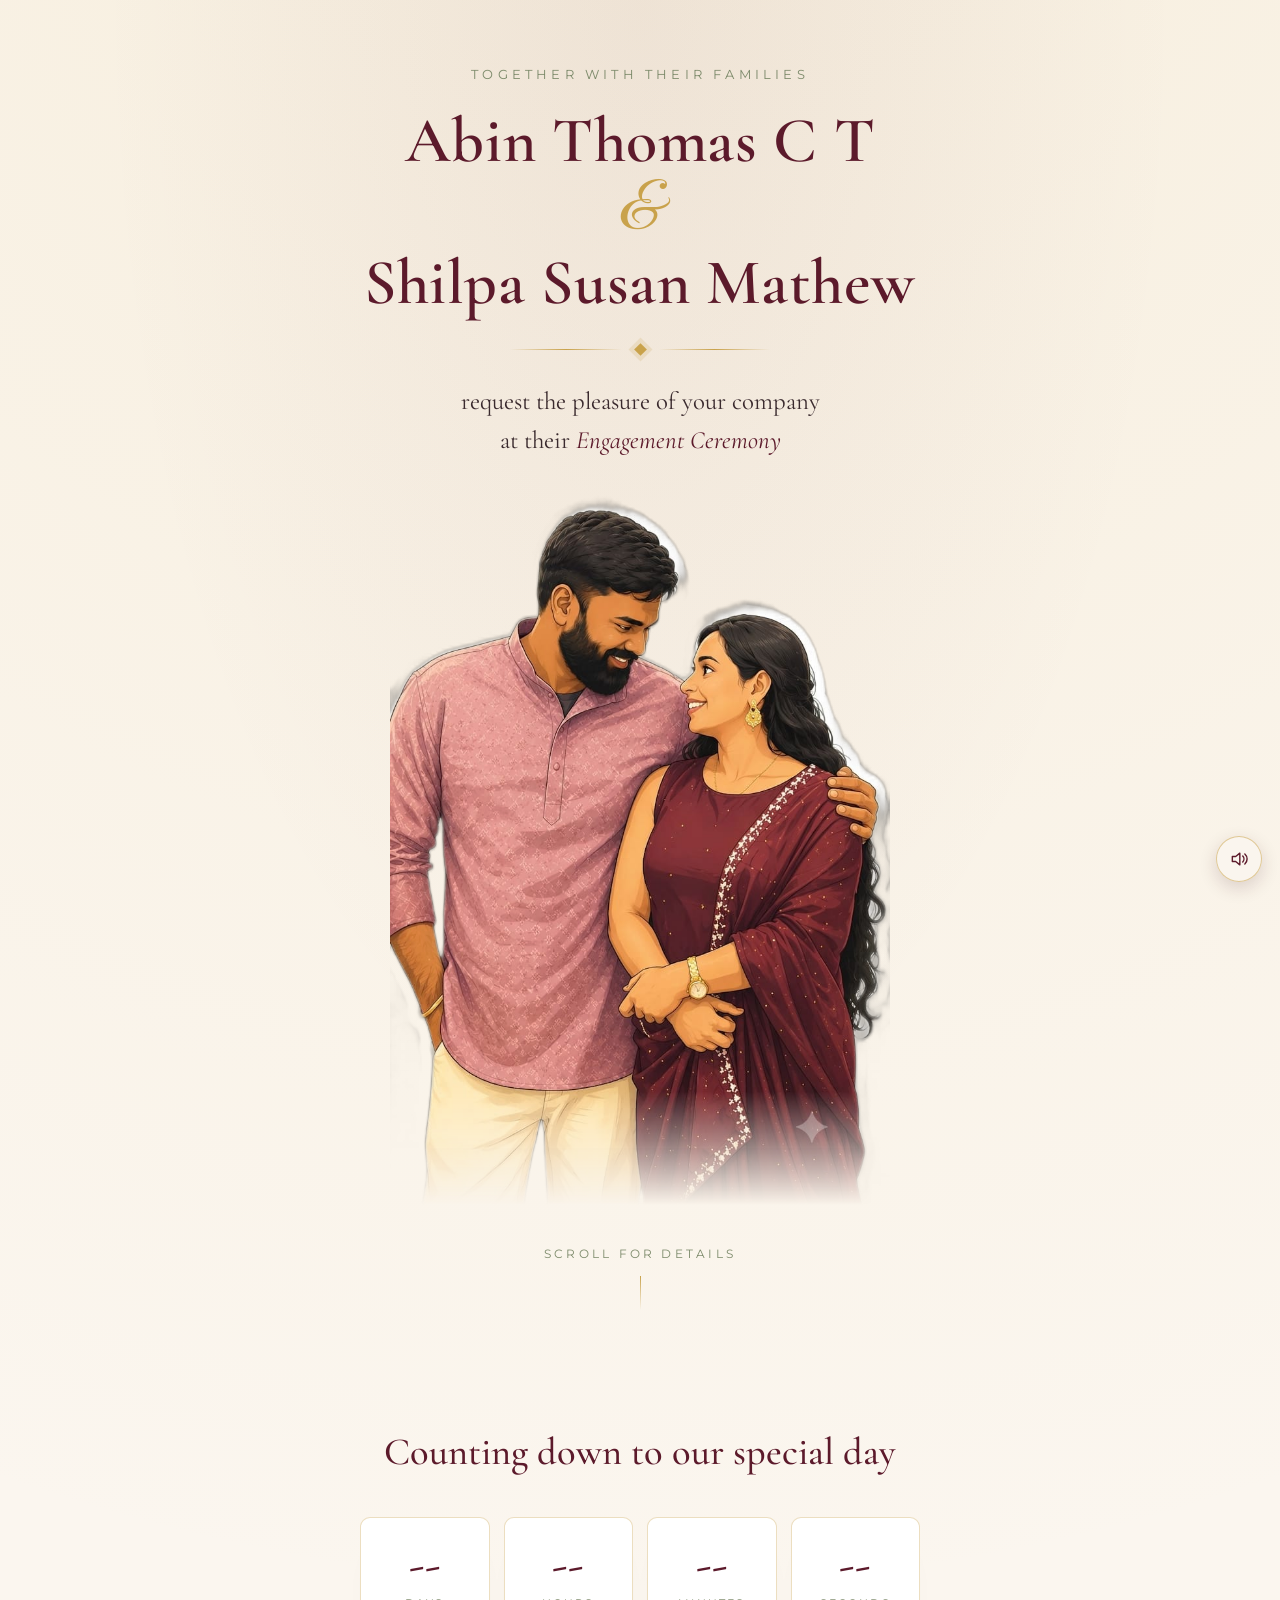
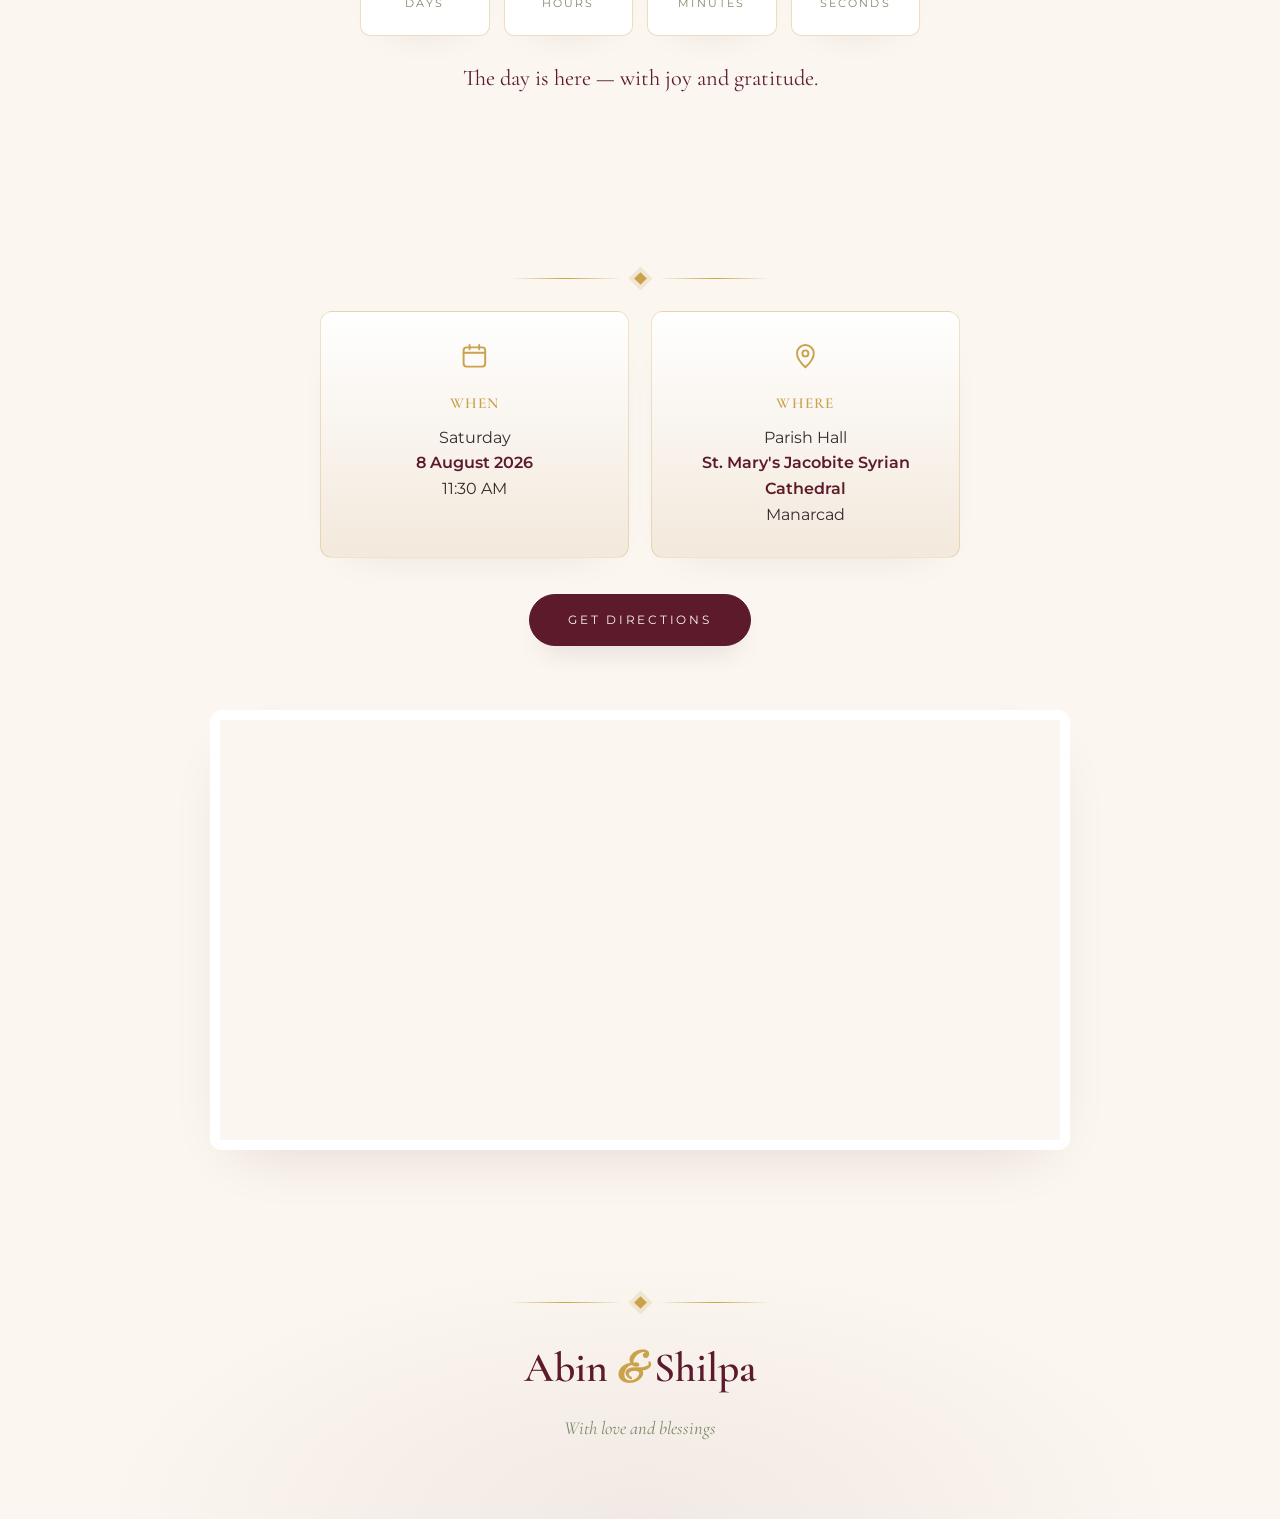
<file: index.html>
<!DOCTYPE html>
<html lang="en">
<head>
  <meta charset="UTF-8" />
  <meta name="viewport" content="width=device-width, initial-scale=1.0" />
  <title>Abin &amp; Shilpa &middot; Engagement</title>
  <meta name="description" content="With love and blessings, Abin Thomas C T and Shilpa Susan Mathew invite you to their engagement ceremony on 8 August 2026 at St. Mary's Jacobite Syrian Cathedral, Manarcad." />

  <link rel="preconnect" href="https://fonts.googleapis.com" />
  <link rel="preconnect" href="https://fonts.gstatic.com" crossorigin />
  <link href="https://fonts.googleapis.com/css2?family=Cormorant+Garamond:ital,wght@0,400;0,500;0,600;1,400&family=Montserrat:wght@300;400;500&family=Great+Vibes&display=swap" rel="stylesheet" />

  <link rel="stylesheet" href="styles.css" />
</head>
<body>

  <!-- Decorative floating hearts -->
  <div class="petals" aria-hidden="true"></div>

  <!-- Soft background music -->
  <!-- <audio id="bg-music" src="music.wav" loop preload="auto" autoplay></audio> -->
  <button id="music-toggle" class="music-toggle is-playing" type="button"
          aria-label="Toggle background music" aria-pressed="true">
    <svg class="music-toggle__on" viewBox="0 0 24 24" width="20" height="20" fill="none"
         stroke="currentColor" stroke-width="1.7" stroke-linecap="round" stroke-linejoin="round" aria-hidden="true">
      <path d="M4 9v6h4l5 4V5L8 9H4Z"></path>
      <path d="M16.5 8.5a5 5 0 0 1 0 7"></path>
      <path d="M19 6a8 8 0 0 1 0 12"></path>
    </svg>
    <svg class="music-toggle__off" viewBox="0 0 24 24" width="20" height="20" fill="none"
         stroke="currentColor" stroke-width="1.7" stroke-linecap="round" stroke-linejoin="round" aria-hidden="true">
      <path d="M4 9v6h4l5 4V5L8 9H4Z"></path>
      <line x1="16" y1="9" x2="21" y2="14"></line>
      <line x1="21" y1="9" x2="16" y2="14"></line>
    </svg>
  </button>

  <!-- ===== Hero ===== -->
  <header class="hero">
    <div class="hero__inner reveal">
      <p class="hero__eyebrow">Together with their families</p>

      <div class="names">
        <h1 class="names__name">Abin&nbsp;Thomas&nbsp;C&nbsp;T</h1>
        <span class="names__amp">&amp;</span>
        <h1 class="names__name">Shilpa&nbsp;Susan&nbsp;Mathew</h1>
      </div>

      <div class="divider" aria-hidden="true">
        <span class="divider__line"></span>
        <span class="divider__diamond"></span>
        <span class="divider__line"></span>
      </div>

      <p class="hero__subtitle">request the pleasure of your company<br />at their <em>Engagement&nbsp;Ceremony</em></p>

      <figure class="hero__photo">
        <img src="couple-hero.png" alt="Illustration of Abin and Shilpa together" loading="eager" />
      </figure>

      <p class="hero__scroll" aria-hidden="true">Scroll for details</p>
    </div>
  </header>

  <main>
    <!-- ===== Countdown ===== -->
    <section class="section countdown reveal" aria-label="Countdown to the celebration">
      <h2 class="section__title">Counting down to our special day</h2>
      <div class="countdown__grid" id="countdown">
        <div class="countdown__unit"><span class="countdown__num" data-days>--</span><span class="countdown__label">Days</span></div>
        <div class="countdown__unit"><span class="countdown__num" data-hours>--</span><span class="countdown__label">Hours</span></div>
        <div class="countdown__unit"><span class="countdown__num" data-minutes>--</span><span class="countdown__label">Minutes</span></div>
        <div class="countdown__unit"><span class="countdown__num" data-seconds>--</span><span class="countdown__label">Seconds</span></div>
      </div>
      <p class="countdown__done" id="countdown-done" hidden>The day is here &mdash; with joy and gratitude.</p>
    </section>

    <!-- ===== Event details ===== -->
    <section class="section details reveal" aria-label="Event details">
      <div class="divider" aria-hidden="true">
        <span class="divider__line"></span>
        <span class="divider__diamond"></span>
        <span class="divider__line"></span>
      </div>

      <div class="details__grid">
        <div class="details__item">
          <span class="details__icon" aria-hidden="true">
            <svg viewBox="0 0 24 24" width="1em" height="1em" fill="none" stroke="currentColor" stroke-width="1.6" stroke-linecap="round" stroke-linejoin="round" role="img">
              <rect x="3" y="4.5" width="18" height="16" rx="2.5"></rect>
              <line x1="3" y1="9" x2="21" y2="9"></line>
              <line x1="8" y1="2.5" x2="8" y2="6"></line>
              <line x1="16" y1="2.5" x2="16" y2="6"></line>
            </svg>
          </span>
          <h3 class="details__heading">When</h3>
          <p class="details__text">Saturday<br /><strong>8 August 2026</strong><br />11:30 AM</p>
        </div>
        <div class="details__item">
          <span class="details__icon" aria-hidden="true">
            <svg viewBox="0 0 24 24" width="1em" height="1em" fill="none" stroke="currentColor" stroke-width="1.6" stroke-linecap="round" stroke-linejoin="round" role="img">
              <path d="M12 21s7-6.5 7-11.5a7 7 0 1 0-14 0C5 14.5 12 21 12 21Z"></path>
              <circle cx="12" cy="9.5" r="2.5"></circle>
            </svg>
          </span>
          <h3 class="details__heading">Where</h3>
          <p class="details__text">Parish Hall<br /><strong>St. Mary's Jacobite Syrian Cathedral</strong><br />Manarcad</p>
        </div>
      </div>

      <a class="btn" href="https://share.google/SZA6mQqRocDUuoI32" target="_blank" rel="noopener">Get Directions</a>
    </section>

    <!-- ===== Map ===== -->
    <section class="section map reveal" aria-label="Venue location map">
      <div class="map__frame">
        <iframe
          title="Map to St. Mary's Jacobite Syrian Cathedral, Manarcad"
          src="https://www.google.com/maps?q=St+Marys+Jacobite+Syrian+Cathedral+Manarcad&output=embed"
          loading="lazy"
          referrerpolicy="no-referrer-when-downgrade"
          allowfullscreen></iframe>
      </div>
    </section>

    <!-- ===== Gallery ===== -->
    <!-- <section class="section gallery reveal" aria-label="Photo gallery">
      <h2 class="section__title">Our moments</h2>
      <div class="gallery__grid">
        <figure class="gallery__item"><img src="photo2.jpeg" alt="Illustrated portrait of the couple" loading="lazy" /></figure>
        <figure class="gallery__item"><img src="photo4.jpeg" alt="Watercolour portrait of the couple" loading="lazy" /></figure>
        <figure class="gallery__item"><img src="photo3.jpeg" alt="Candid photo of the couple" loading="lazy" /></figure>
      </div>
    </section> -->
  </main>

  <!-- ===== Footer ===== -->
  <footer class="footer reveal">
    <div class="divider" aria-hidden="true">
      <span class="divider__line"></span>
      <span class="divider__diamond"></span>
      <span class="divider__line"></span>
    </div>
    <p class="footer__names">Abin <span>&amp;</span> Shilpa</p>
    <p class="footer__msg">With love and blessings</p>
    <!-- <p class="footer__date">8 &middot; 8 &middot; 2026</p> -->
  </footer>

  <script src="script.js"></script>
</body>
</html>
</file>
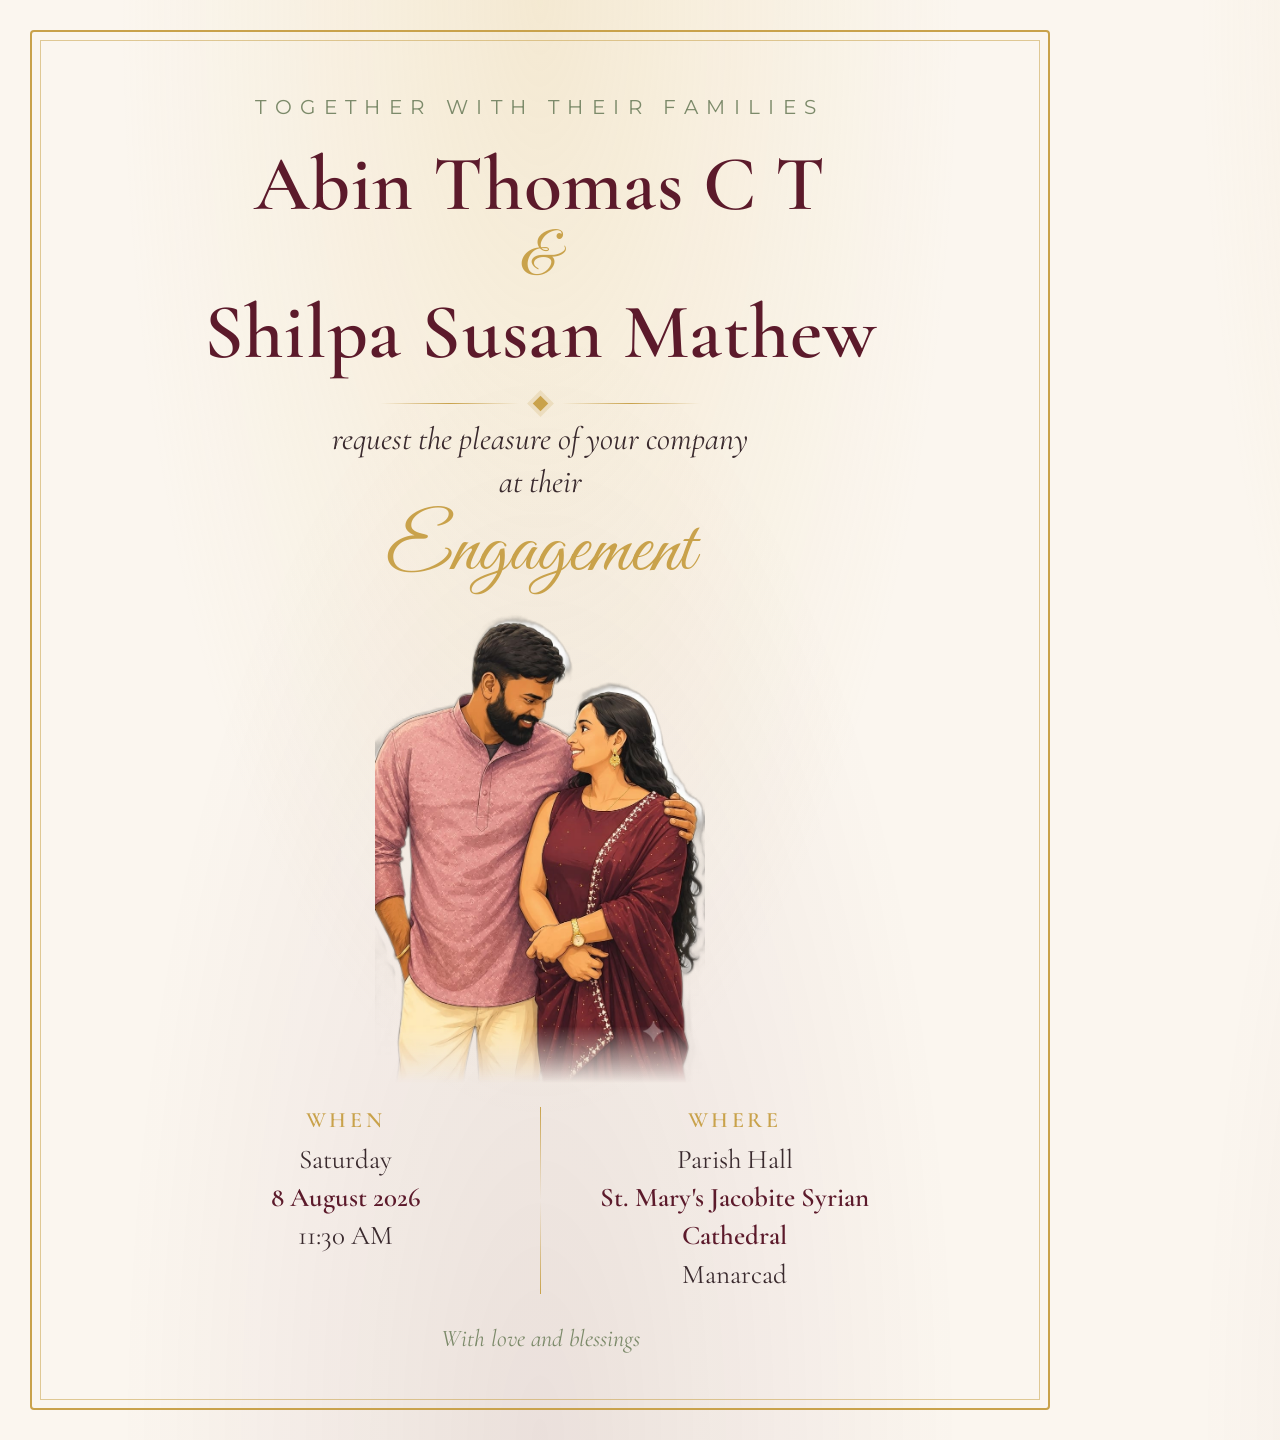
<file: invite-card.html>
<!DOCTYPE html>
<html lang="en">
<head>
<meta charset="UTF-8" />
<link rel="preconnect" href="https://fonts.googleapis.com" />
<link rel="preconnect" href="https://fonts.gstatic.com" crossorigin />
<link href="https://fonts.googleapis.com/css2?family=Cormorant+Garamond:ital,wght@0,400;0,500;0,600;1,400;1,500&family=Montserrat:wght@300;400;500;600&family=Great+Vibes&display=swap" rel="stylesheet" />
<style>
  :root {
    --wine: #5c1a2b;
    --wine-deep: #40121e;
    --gold: #c9a24b;
    --gold-soft: #e3c988;
    --ivory: #fbf6ef;
    --ivory-warm: #f3e9dc;
    --sage: #7c8a6a;
    --ink: #3a2a2e;
    --serif: "Cormorant Garamond", Georgia, serif;
    --script: "Great Vibes", cursive;
    --sans: "Montserrat", Arial, sans-serif;
  }
  * { box-sizing: border-box; margin: 0; padding: 0; }
  html, body { width: 1080px; height: 1440px; }
  body {
    font-family: var(--sans);
    color: var(--ink);
    background:
      radial-gradient(ellipse at 50% 0%, rgba(227, 201, 136, 0.28), transparent 55%),
      radial-gradient(ellipse at 50% 100%, rgba(92, 26, 43, 0.10), transparent 55%),
      var(--ivory);
  }
  .card {
    width: 1080px;
    height: 1440px;
    padding: 30px;
  }
  .frame {
    width: 100%;
    height: 100%;
    border: 2px solid var(--gold);
    border-radius: 4px;
    padding: 8px;
  }
  .inner {
    width: 100%;
    height: 100%;
    border: 1px solid rgba(201, 162, 75, 0.55);
    display: flex;
    flex-direction: column;
    align-items: center;
    text-align: center;
    padding: 54px 64px 46px;
  }
  .eyebrow {
    font-size: 20px;
    letter-spacing: 0.42em;
    text-transform: uppercase;
    color: var(--sage);
    margin-bottom: 26px;
  }
  .occasion {
    font-family: var(--script);
    font-size: 78px;
    color: var(--gold);
    line-height: 1;
    margin-top: 10px;
  }
  .names {
    display: flex;
    flex-direction: column;
    align-items: center;
    gap: 2px;
  }
  .names__name {
    font-family: var(--serif);
    font-weight: 600;
    color: var(--wine);
    font-size: 78px;
    line-height: 1.02;
    letter-spacing: 0.01em;
  }
  .names__amp {
    font-family: var(--script);
    font-size: 60px;
    color: var(--gold);
    line-height: 1;
    margin: 2px 0;
  }
  .divider {
    display: flex;
    align-items: center;
    justify-content: center;
    gap: 16px;
    width: 320px;
    margin: 26px 0 8px;
  }
  .divider__line { height: 1px; flex: 1; background: linear-gradient(90deg, transparent, var(--gold), transparent); }
  .divider__diamond { width: 11px; height: 11px; background: var(--gold); transform: rotate(45deg); box-shadow: 0 0 0 4px rgba(201,162,75,0.2); }
  .subtitle {
    font-family: var(--serif);
    font-style: italic;
    font-size: 32px;
    line-height: 1.35;
    color: var(--ink);
  }
  .photo {
    flex: 1;
    display: flex;
    align-items: center;
    justify-content: center;
    width: 100%;
    min-height: 0;
    margin: 8px 0 4px;
  }
  .photo img {
    max-height: 470px;
    max-width: 78%;
    object-fit: contain;
    -webkit-mask-image: linear-gradient(to bottom, #000 88%, rgba(0,0,0,0) 100%);
    mask-image: linear-gradient(to bottom, #000 88%, rgba(0,0,0,0) 100%);
  }
  .details {
    display: flex;
    align-items: stretch;
    justify-content: center;
    gap: 44px;
    margin-top: 6px;
  }
  .details__col {
    flex: 0 0 300px;
    width: 300px;
  }
  .details__sep { width: 1px; background: linear-gradient(var(--gold), transparent, var(--gold)); }
  .details__label {
    font-family: var(--serif);
    font-weight: 600;
    letter-spacing: 0.16em;
    text-transform: uppercase;
    color: var(--gold);
    font-size: 22px;
    margin-bottom: 8px;
  }
  .details__text { font-family: var(--serif); font-size: 27px; line-height: 1.42; color: var(--ink); }
  .details__text strong { color: var(--wine); font-weight: 600; }
  .footer {
    margin-top: 30px;
    font-family: var(--serif);
    font-style: italic;
    font-size: 24px;
    color: var(--sage);
  }
</style>
</head>
<body>
  <div class="card">
    <div class="frame">
      <div class="inner">
        <p class="eyebrow">Together with their families</p>

        <div class="names">
          <div class="names__name">Abin Thomas C T</div>
          <span class="names__amp">&amp;</span>
          <div class="names__name">Shilpa Susan Mathew</div>
        </div>

        <div class="divider">
          <span class="divider__line"></span>
          <span class="divider__diamond"></span>
          <span class="divider__line"></span>
        </div>
        <p class="subtitle">request the pleasure of your company<br />at their</p>
        <p class="occasion">Engagement</p>

        <div class="photo"><img src="couple-hero.png" alt="" /></div>

        <div class="details">
          <div class="details__col">
            <div class="details__label">When</div>
            <div class="details__text">Saturday<br /><strong>8 August 2026</strong><br />11:30 AM</div>
          </div>
          <div class="details__sep"></div>
          <div class="details__col">
            <div class="details__label">Where</div>
            <div class="details__text">Parish Hall<br /><strong>St. Mary's Jacobite Syrian Cathedral</strong><br />Manarcad</div>
          </div>
        </div>

        <p class="footer">With love and blessings</p>
      </div>
    </div>
  </div>
</body>
</html>
</file>
<file: styles.css>
:root {
  --wine: #5c1a2b;
  --wine-deep: #40121e;
  --gold: #c9a24b;
  --gold-soft: #e3c988;
  --ivory: #fbf6ef;
  --ivory-warm: #f3e9dc;
  --sage: #7c8a6a;
  --rose: #d38ea0;
  --rose-soft: #e7b3bf;
  --ink: #3a2a2e;
  --shadow: rgba(64, 18, 30, 0.16);

  --serif: "Cormorant Garamond", Georgia, serif;
  --script: "Great Vibes", "Cormorant Garamond", cursive;
  --sans: "Montserrat", "Helvetica Neue", Arial, sans-serif;
}

* { box-sizing: border-box; }

html { scroll-behavior: smooth; }

body {
  margin: 0;
  font-family: var(--sans);
  color: var(--ink);
  background:
    radial-gradient(circle at 50% -10%, rgba(227, 201, 136, 0.18), transparent 55%),
    var(--ivory);
  line-height: 1.6;
  overflow-x: hidden;
  -webkit-font-smoothing: antialiased;
}

img { max-width: 100%; display: block; }

/* ===== Reveal animation (progressive enhancement) =====
   Content is visible by default; only hidden once JS marks the page
   as JS-enabled, so the invitation still shows if scripts fail. */
.js-enabled .reveal {
  opacity: 0;
  transform: translateY(28px);
  transition: opacity 1s ease, transform 1s ease;
}
.js-enabled .reveal.is-visible {
  opacity: 1;
  transform: none;
}
@media (prefers-reduced-motion: reduce) {
  .js-enabled .reveal { opacity: 1; transform: none; transition: none; }
  html { scroll-behavior: auto; }
}

/* ===== Divider ===== */
.divider {
  display: flex;
  align-items: center;
  justify-content: center;
  gap: 14px;
  margin: 28px auto;
  max-width: 260px;
}
.divider__line {
  height: 1px;
  flex: 1;
  background: linear-gradient(90deg, transparent, var(--gold), transparent);
}
.divider__diamond {
  width: 9px;
  height: 9px;
  background: var(--gold);
  transform: rotate(45deg);
  flex: 0 0 auto;
  box-shadow: 0 0 0 4px rgba(201, 162, 75, 0.18);
}

/* ===== Hero ===== */
.hero {
  min-height: 100vh;
  display: flex;
  align-items: center;
  justify-content: center;
  padding: 64px 22px 48px;
  text-align: center;
  background:
    radial-gradient(ellipse at top, rgba(92, 26, 43, 0.06), transparent 60%);
}
.hero__inner { max-width: 720px; width: 100%; }

.hero__eyebrow {
  font-size: 0.82rem;
  letter-spacing: 0.32em;
  text-transform: uppercase;
  color: var(--sage);
  margin: 0 0 22px;
}

.names {
  display: flex;
  flex-direction: column;
  align-items: center;
  gap: 6px;
}
.names__name {
  font-family: var(--serif);
  font-weight: 600;
  color: var(--wine);
  font-size: clamp(2.2rem, 8vw, 4rem);
  line-height: 1.05;
  margin: 0;
  letter-spacing: 0.01em;
}
.names__amp {
  font-family: var(--script);
  font-size: clamp(2.4rem, 9vw, 4.2rem);
  color: var(--gold);
  line-height: 1;
  margin: -2px 0;
}

.hero__subtitle {
  font-family: var(--serif);
  font-size: clamp(1.15rem, 3.6vw, 1.55rem);
  color: var(--ink);
  margin: 8px 0 34px;
}
.hero__subtitle em {
  font-style: italic;
  color: var(--wine);
  white-space: nowrap;
}

.hero__photo {
  margin: 4px auto 0;
  max-width: 500px;
  padding: 0;
  background: none;
  border: 0;
  box-shadow: none;
}
.hero__photo img {
  width: 100%;
  height: auto;
  /* Transparent cutout of just the couple; soften the lower crop so
     it melts into the page instead of ending on a hard edge. */
  -webkit-mask-image: linear-gradient(to bottom, #000 84%, rgba(0, 0, 0, 0) 100%);
  mask-image: linear-gradient(to bottom, #000 84%, rgba(0, 0, 0, 0) 100%);
}

.hero__scroll {
  margin: 40px 0 0;
  font-size: 0.72rem;
  letter-spacing: 0.28em;
  text-transform: uppercase;
  color: var(--sage);
  position: relative;
}
.hero__scroll::after {
  content: "";
  display: block;
  width: 1px;
  height: 34px;
  margin: 12px auto 0;
  background: linear-gradient(var(--gold), transparent);
  animation: scrollPulse 2.2s ease-in-out infinite;
}
@keyframes scrollPulse {
  0%, 100% { opacity: 0.3; transform: scaleY(0.6); }
  50% { opacity: 1; transform: scaleY(1); }
}

/* ===== Sections ===== */
.section {
  max-width: 960px;
  margin: 0 auto;
  padding: 64px 22px;
  text-align: center;
}
.section__title {
  font-family: var(--serif);
  font-weight: 500;
  font-size: clamp(1.6rem, 5vw, 2.4rem);
  color: var(--wine);
  margin: 0 0 34px;
}

/* ===== Countdown ===== */
.countdown__grid {
  display: grid;
  grid-template-columns: repeat(4, 1fr);
  gap: 14px;
  max-width: 560px;
  margin: 0 auto;
}
.countdown__unit {
  background: #fff;
  border: 1px solid rgba(201, 162, 75, 0.35);
  border-radius: 10px;
  padding: 22px 8px;
  box-shadow: 0 16px 40px -30px var(--shadow);
}
.countdown__num {
  display: block;
  font-family: var(--serif);
  font-weight: 600;
  font-size: clamp(1.8rem, 7vw, 3rem);
  color: var(--wine);
  line-height: 1;
  font-variant-numeric: tabular-nums;
}
.countdown__label {
  display: block;
  margin-top: 8px;
  font-size: 0.66rem;
  letter-spacing: 0.2em;
  text-transform: uppercase;
  color: var(--sage);
}
.countdown__done {
  font-family: var(--serif);
  font-size: 1.4rem;
  color: var(--wine);
  margin-top: 24px;
}

/* ===== Details ===== */
.details__grid {
  display: grid;
  grid-template-columns: repeat(2, 1fr);
  gap: 22px;
  max-width: 640px;
  margin: 0 auto 36px;
}
.details__item {
  background: linear-gradient(180deg, #fff, var(--ivory-warm));
  border: 1px solid rgba(201, 162, 75, 0.3);
  border-radius: 12px;
  padding: 30px 20px;
  box-shadow: 0 16px 44px -32px var(--shadow);
}
.details__icon {
  font-size: 1.8rem;
  display: inline-flex;
  color: var(--gold);
}
.details__heading {
  font-family: var(--serif);
  font-weight: 600;
  letter-spacing: 0.08em;
  color: var(--gold);
  text-transform: uppercase;
  font-size: 0.95rem;
  margin: 12px 0 10px;
}
.details__text { margin: 0; font-size: 1rem; }
.details__text strong { color: var(--wine); font-weight: 600; }

.btn {
  display: inline-block;
  font-family: var(--sans);
  font-size: 0.78rem;
  letter-spacing: 0.22em;
  text-transform: uppercase;
  color: var(--ivory);
  background: var(--wine);
  padding: 15px 38px;
  border-radius: 40px;
  text-decoration: none;
  border: 1px solid var(--wine);
  transition: background 0.3s ease, transform 0.3s ease, box-shadow 0.3s ease;
  box-shadow: 0 14px 30px -14px var(--shadow);
}
.btn:hover {
  background: var(--wine-deep);
  transform: translateY(-2px);
  box-shadow: 0 18px 36px -14px var(--shadow);
}

/* ===== Map ===== */
.map { padding-top: 0; }
.map__frame {
  max-width: 860px;
  margin: 0 auto;
  border: 10px solid #fff;
  border-radius: 12px;
  overflow: hidden;
  box-shadow: 0 24px 60px -30px var(--shadow);
}
.map__frame iframe {
  width: 100%;
  height: 420px;
  border: 0;
  display: block;
}

/* ===== Gallery ===== */
.gallery__grid {
  display: grid;
  grid-template-columns: repeat(3, 1fr);
  gap: 18px;
}
.gallery__item {
  margin: 0;
  padding: 8px;
  background: #fff;
  border: 1px solid rgba(201, 162, 75, 0.35);
  border-radius: 6px;
  box-shadow: 0 16px 40px -30px var(--shadow);
  overflow: hidden;
}
.gallery__item img {
  border-radius: 3px;
  width: 100%;
  aspect-ratio: 3 / 4;
  object-fit: cover;
  transition: transform 0.6s ease;
}
.gallery__item:hover img { transform: scale(1.05); }

/* ===== Footer ===== */
.footer {
  text-align: center;
  padding: 56px 22px 72px;
  background:
    radial-gradient(ellipse at bottom, rgba(92, 26, 43, 0.06), transparent 60%);
}
.footer__names {
  font-family: var(--serif);
  font-weight: 600;
  font-size: clamp(1.8rem, 6vw, 2.6rem);
  color: var(--wine);
  margin: 0;
}
.footer__names span { font-family: var(--script); color: var(--gold); }
.footer__msg {
  font-family: var(--serif);
  font-style: italic;
  color: var(--sage);
  margin: 8px 0 4px;
  font-size: 1.15rem;
}
.footer__date {
  letter-spacing: 0.32em;
  font-size: 0.78rem;
  color: var(--gold);
  margin: 12px 0 0;
}

/* ===== Floating hearts ===== */
.petals {
  position: fixed;
  inset: 0;
  pointer-events: none;
  z-index: 5;
  overflow: hidden;
}
.petals span {
  position: absolute;
  top: -8%;
  width: 12px;
  height: 12px;
  background: var(--rose, #d38ea0);
  opacity: 0.55;
  /* Heart glyph via mask so the falling element is shaped like a heart. */
  -webkit-mask: url("data:image/svg+xml,%3Csvg xmlns='http://www.w3.org/2000/svg' viewBox='0 0 32 29.6'%3E%3Cpath d='M16 29.6C16 29.6 0 19.2 0 8.8 0 3.9 3.9 0 8.8 0 12 0 14.7 1.7 16 4.3 17.3 1.7 20 0 23.2 0 28.1 0 32 3.9 32 8.8 32 19.2 16 29.6 16 29.6Z'/%3E%3C/svg%3E") center / contain no-repeat;
  mask: url("data:image/svg+xml,%3Csvg xmlns='http://www.w3.org/2000/svg' viewBox='0 0 32 29.6'%3E%3Cpath d='M16 29.6C16 29.6 0 19.2 0 8.8 0 3.9 3.9 0 8.8 0 12 0 14.7 1.7 16 4.3 17.3 1.7 20 0 23.2 0 28.1 0 32 3.9 32 8.8 32 19.2 16 29.6 16 29.6Z'/%3E%3C/svg%3E") center / contain no-repeat;
  animation: fall linear infinite;
}
@keyframes fall {
  0% { transform: translateY(-10vh) rotate(-12deg); opacity: 0; }
  10% { opacity: 0.7; }
  50% { transform: translateY(50vh) rotate(8deg); }
  100% { transform: translateY(110vh) rotate(-6deg); opacity: 0; }
}
@media (prefers-reduced-motion: reduce) {
  .petals { display: none; }
}

/* ===== Music toggle ===== */
.music-toggle {
  position: fixed;
  right: 18px;
  bottom: 18px;
  z-index: 40;
  width: 46px;
  height: 46px;
  display: inline-flex;
  align-items: center;
  justify-content: center;
  border-radius: 50%;
  border: 1px solid rgba(201, 162, 75, 0.55);
  background: rgba(251, 246, 239, 0.82);
  color: var(--wine);
  box-shadow: 0 6px 18px var(--shadow);
  cursor: pointer;
  backdrop-filter: blur(4px);
  -webkit-backdrop-filter: blur(4px);
  transition: transform 0.2s ease, box-shadow 0.2s ease, color 0.2s ease;
}
.music-toggle:hover {
  transform: translateY(-2px);
  color: var(--gold);
}
.music-toggle:focus-visible {
  outline: 2px solid var(--gold);
  outline-offset: 2px;
}
.music-toggle svg { display: none; }
.music-toggle .music-toggle__off { display: block; }
.music-toggle.is-playing .music-toggle__off { display: none; }
.music-toggle.is-playing .music-toggle__on { display: block; }
/* Gentle pulse while music plays */
.music-toggle.is-playing {
  animation: musicPulse 2.4s ease-in-out infinite;
}
@keyframes musicPulse {
  0%, 100% { box-shadow: 0 6px 18px var(--shadow); }
  50% { box-shadow: 0 6px 22px rgba(201, 162, 75, 0.5); }
}
@media (prefers-reduced-motion: reduce) {
  .music-toggle.is-playing { animation: none; }
}

/* ===== Responsive ===== */
@media (max-width: 640px) {
  .gallery__grid { grid-template-columns: repeat(2, 1fr); }
  .countdown__grid { gap: 10px; }
  .countdown__unit { padding: 18px 4px; }
  .map__frame iframe { height: 340px; }
}
@media (max-width: 430px) {
  .details__grid { grid-template-columns: 1fr; }
}
</file>
